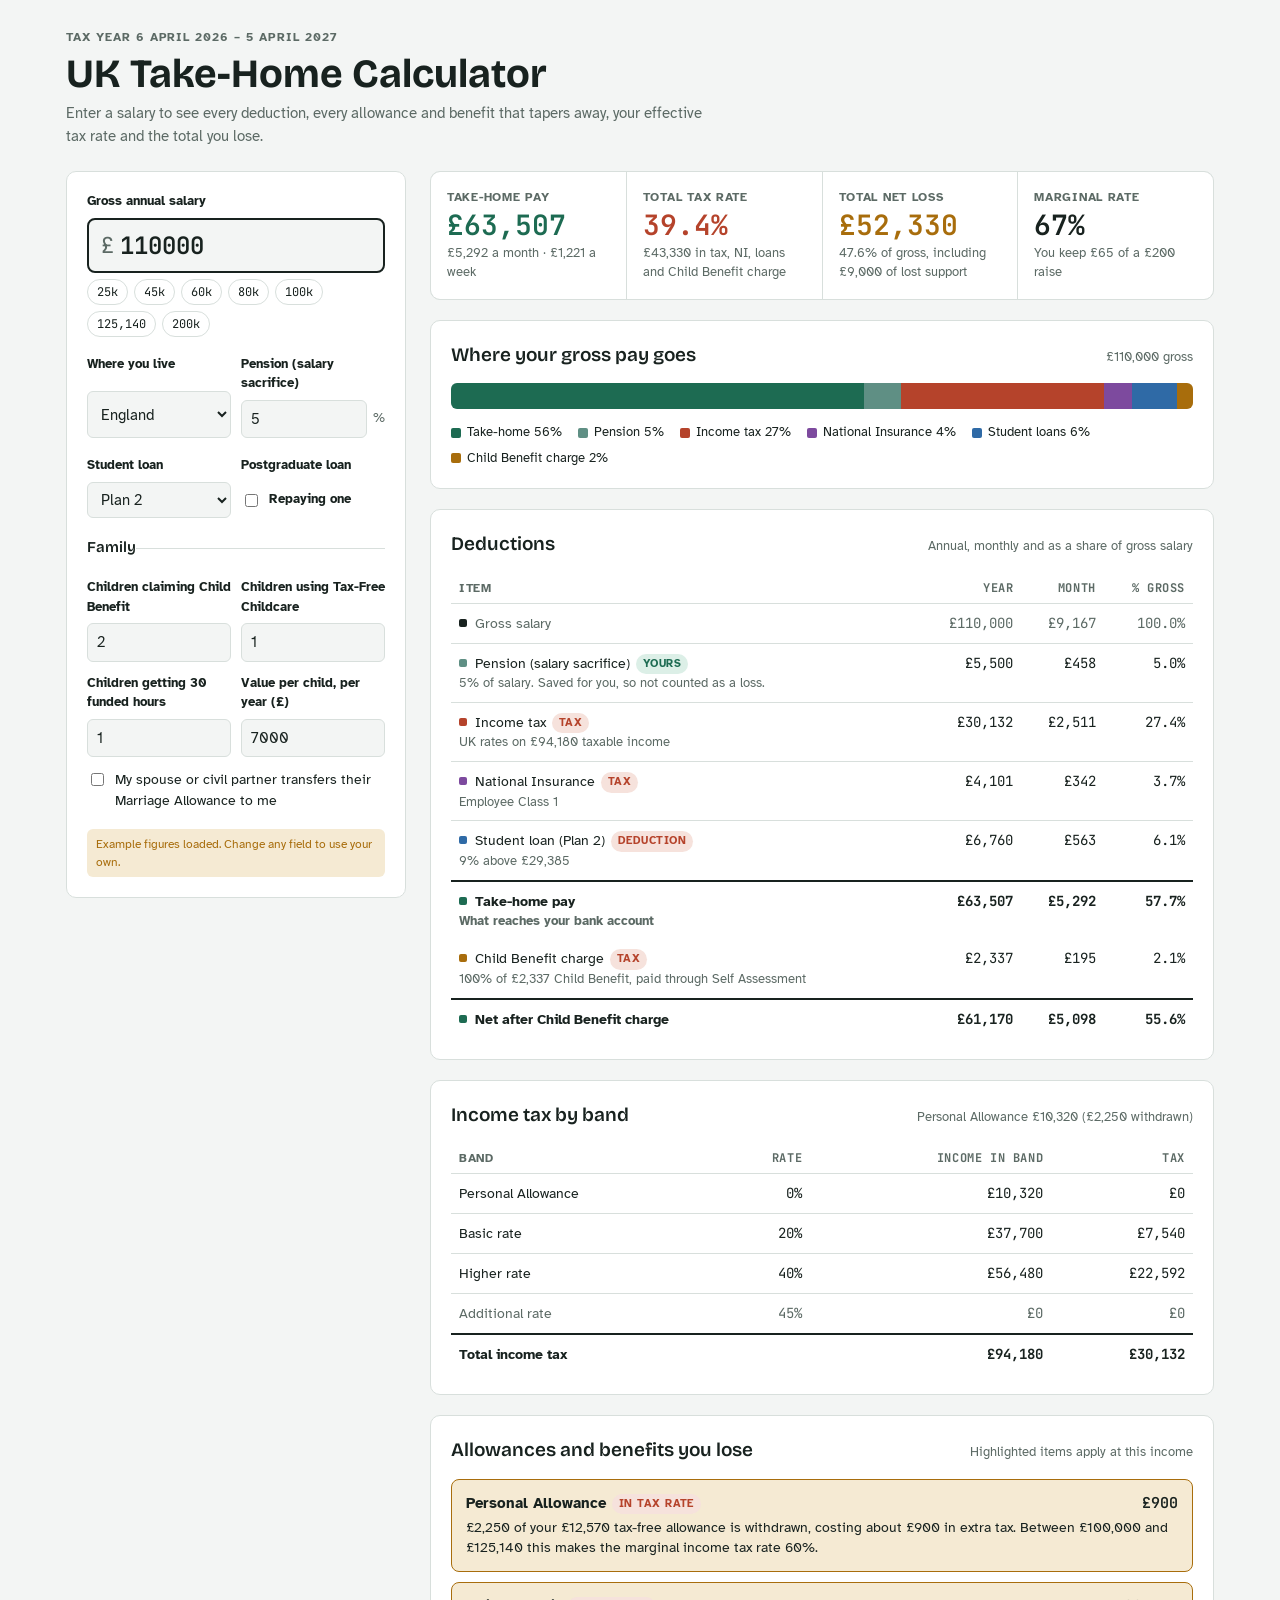
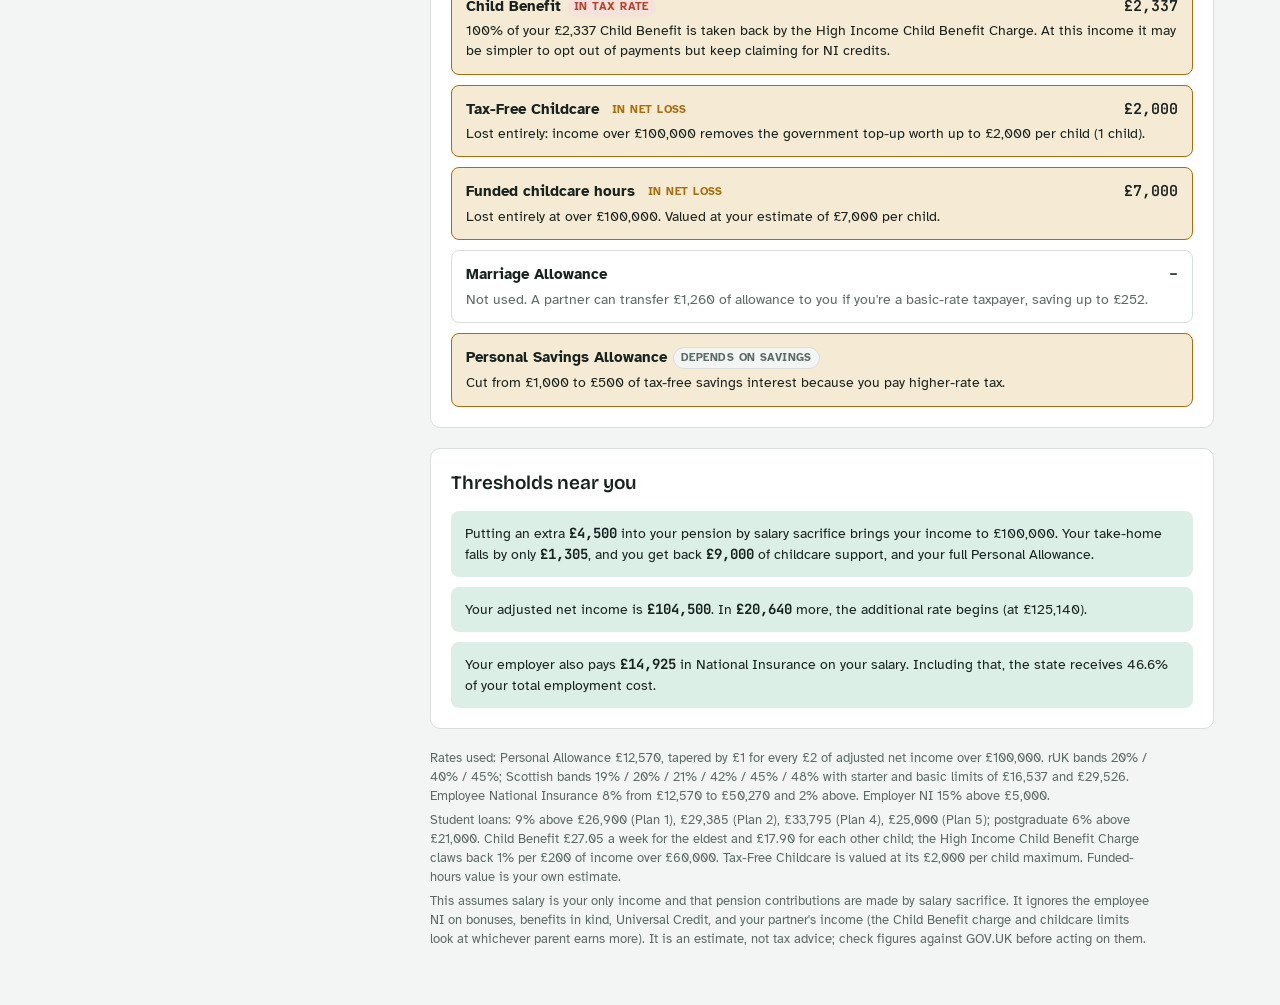
<file: index.html>
<!doctype html>
<html lang="en-GB">
<head>
<meta charset="utf-8">
<meta name="viewport" content="width=device-width, initial-scale=1, viewport-fit=cover">
<title>UK Take-Home Calculator</title>
<meta name="description" content="Free 2026/27 UK salary calculator: income tax by band, National Insurance, student loans, the Child Benefit charge, lost childcare support, your effective tax rate and total net loss.">
<meta property="og:title" content="UK Take-Home Calculator">
<meta property="og:description" content="See every deduction and every benefit you lose on a UK salary, with your total tax rate.">
<meta property="og:type" content="website">
<link rel="icon" href="data:image/svg+xml,%3Csvg xmlns='http://www.w3.org/2000/svg' viewBox='0 0 32 32'%3E%3Crect width='32' height='32' rx='7' fill='%231d6b52'/%3E%3Ctext x='16' y='23' font-size='20' text-anchor='middle' fill='white' font-family='Arial' font-weight='bold'%3E%C2%A3%3C/text%3E%3C/svg%3E">
<link rel="preconnect" href="https://fonts.googleapis.com">
<link rel="preconnect" href="https://fonts.gstatic.com" crossorigin>
<link rel="stylesheet" href="https://fonts.googleapis.com/css2?family=Bricolage+Grotesque:opsz,wght@12..96,500;12..96,700&family=Atkinson+Hyperlegible:wght@400;700&family=JetBrains+Mono:wght@400;600&display=swap">
<link rel="stylesheet" href="css/styles.css">
</head>
<body>
<div class="wrap">
  <header>
    <div class="eyebrow">Tax year 6 April 2026 – 5 April 2027</div>
    <h1>UK Take-Home Calculator</h1>
    <p>Enter a salary to see every deduction, every allowance and benefit that tapers away, your effective tax rate and the total you lose.</p>
  </header>

  <div class="grid">
    <form class="panel" id="form" autocomplete="off">
      <div class="field">
        <label for="salary">Gross annual salary</label>
        <div class="salary-box"><span>£</span><input id="salary" type="number" inputmode="numeric" min="0" step="1000" value="110000"></div>
        <div class="chips" id="presets">
          <button type="button" data-v="25000">25k</button>
          <button type="button" data-v="45000">45k</button>
          <button type="button" data-v="60000">60k</button>
          <button type="button" data-v="80000">80k</button>
          <button type="button" data-v="100000">100k</button>
          <button type="button" data-v="125140">125,140</button>
          <button type="button" data-v="200000">200k</button>
        </div>
      </div>

      <div class="row2">
        <div class="field">
          <label for="region">Where you live</label>
          <select id="region">
            <option value="eng">England</option>
            <option value="wal">Wales</option>
            <option value="ni">Northern Ireland</option>
            <option value="sco">Scotland</option>
          </select>
        </div>
        <div class="field">
          <label for="pension">Pension (salary sacrifice)</label>
          <div style="display:flex;align-items:center;gap:6px"><input id="pension" type="number" min="0" max="100" step="1" value="5"><span class="hint">%</span></div>
        </div>
      </div>

      <div class="row2">
        <div class="field">
          <label for="loan">Student loan</label>
          <select id="loan">
            <option value="none">None</option>
            <option value="p1">Plan 1</option>
            <option value="p2" selected>Plan 2</option>
            <option value="p4">Plan 4 (Scotland)</option>
            <option value="p5">Plan 5</option>
          </select>
        </div>
        <div class="field">
          <span class="legend">Postgraduate loan</span>
          <label class="check" for="pgl"><input id="pgl" type="checkbox"> Repaying one</label>
        </div>
      </div>

      <fieldset>
        <legend>Family</legend>
        <div class="row2">
          <div class="field">
            <label for="kids">Children claiming Child Benefit</label>
            <input id="kids" type="number" min="0" max="12" step="1" value="2">
          </div>
          <div class="field">
            <label for="tfc">Children using Tax-Free Childcare</label>
            <input id="tfc" type="number" min="0" max="12" step="1" value="1">
          </div>
        </div>
        <div class="row2">
          <div class="field">
            <label for="hours">Children getting 30 funded hours</label>
            <input id="hours" type="number" min="0" max="12" step="1" value="1">
          </div>
          <div class="field">
            <label for="hoursVal">Value per child, per year (£)</label>
            <input id="hoursVal" type="number" min="0" step="100" value="7000">
          </div>
        </div>
        <label class="check" for="marriage"><input id="marriage" type="checkbox"> My spouse or civil partner transfers their Marriage Allowance to me</label>
      </fieldset>

      <div class="example-tag" id="exampleTag">Example figures loaded. Change any field to use your own.</div>
    </form>

    <section class="results" aria-live="polite">
      <div class="headline">
        <div class="stat keep"><span class="k">Take-home pay</span><span class="v" id="hTake">–</span><span class="s" id="hTakeM">–</span></div>
        <div class="stat taxrate"><span class="k">Total tax rate</span><span class="v" id="hRate">–</span><span class="s" id="hRateS">–</span></div>
        <div class="stat loss"><span class="k">Total net loss</span><span class="v" id="hLoss">–</span><span class="s" id="hLossS">–</span></div>
        <div class="stat"><span class="k">Marginal rate</span><span class="v" id="hMarg">–</span><span class="s" id="hMargS">–</span></div>
      </div>

      <div class="card">
        <div class="card-head"><h2>Where your gross pay goes</h2><p class="hint" id="barCaption"></p></div>
        <div class="bar" id="bar" role="img" aria-label="Breakdown of gross pay"></div>
        <div class="legend-row" id="barLegend"></div>
      </div>

      <div class="card">
        <div class="card-head"><h2>Deductions</h2><p class="hint">Annual, monthly and as a share of gross salary</p></div>
        <div class="table-scroll">
          <table>
            <thead><tr><th>Item</th><th class="n">Year</th><th class="n">Month</th><th class="n">% gross</th></tr></thead>
            <tbody id="dedBody"></tbody>
          </table>
        </div>
      </div>

      <div class="card">
        <div class="card-head"><h2>Income tax by band</h2><p class="hint" id="bandCaption"></p></div>
        <div class="table-scroll">
          <table>
            <thead><tr><th>Band</th><th class="n">Rate</th><th class="n">Income in band</th><th class="n">Tax</th></tr></thead>
            <tbody id="bandBody"></tbody>
          </table>
        </div>
      </div>

      <div class="card">
        <div class="card-head"><h2>Allowances and benefits you lose</h2><p class="hint">Highlighted items apply at this income</p></div>
        <div class="losses" id="losses"></div>
      </div>

      <div class="card" id="tipsCard">
        <h2>Thresholds near you</h2>
        <div class="tips" id="tips"></div>
      </div>

      <div class="notes">
        <p>Rates used: Personal Allowance £12,570, tapered by £1 for every £2 of adjusted net income over £100,000. rUK bands 20% / 40% / 45%; Scottish bands 19% / 20% / 21% / 42% / 45% / 48% with starter and basic limits of £16,537 and £29,526. Employee National Insurance 8% from £12,570 to £50,270 and 2% above. Employer NI 15% above £5,000.</p>
        <p>Student loans: 9% above £26,900 (Plan 1), £29,385 (Plan 2), £33,795 (Plan 4), £25,000 (Plan 5); postgraduate 6% above £21,000. Child Benefit £27.05 a week for the eldest and £17.90 for each other child; the High Income Child Benefit Charge claws back 1% per £200 of income over £60,000. Tax-Free Childcare is valued at its £2,000 per child maximum. Funded-hours value is your own estimate.</p>
        <p>This assumes salary is your only income and that pension contributions are made by salary sacrifice. It ignores the employee NI on bonuses, benefits in kind, Universal Credit, and your partner's income (the Child Benefit charge and childcare limits look at whichever parent earns more). It is an estimate, not tax advice; check figures against GOV.UK before acting on them.</p>
      </div>
    </section>
  </div>
</div>

<script src="js/rates.js"></script>
<script src="js/calculator.js"></script>
<script src="js/app.js"></script>
</body>
</html>
</file>
<file: css/styles.css>
/* Base reset */
:root { padding-top: env(safe-area-inset-top, 0px); padding-bottom: env(safe-area-inset-bottom, 0px); }
html { -webkit-text-size-adjust: 100%; }
body { margin: 0; }
img { max-width: 100%; }
[hidden] { display: none !important; }

/* Layout: payslip-style ledger. Inputs on the left (sticky on desktop), results ledger on the right; stacks on phones. */
:root {
  --bg: #f3f5f4;
  --surface: #ffffff;
  --ink: #18221f;
  --muted: #5c6a65;
  --rule: #d8dfdc;
  --accent: #1d6b52;      /* take-home / what you keep */
  --accent-soft: #dcefe7;
  --tax: #b5432b;         /* deductions */
  --tax-soft: #f6e2dc;
  --lost: #a86d0c;        /* benefits lost */
  --lost-soft: #f5ead3;
  --ni: #7d4a9e;
  --loan: #2f6aa6;
  --pension: #5f8f84;
  --font-display: "Bricolage Grotesque", "Segoe UI", system-ui, sans-serif;
  --font-body: "Atkinson Hyperlegible", "Segoe UI", system-ui, sans-serif;
  --font-mono: "JetBrains Mono", ui-monospace, "SFMono-Regular", Menlo, monospace;
}
@media (prefers-color-scheme: dark) {
  :root:not([data-theme="light"]) {
    --bg: #111715; --surface: #18201e; --ink: #e6ece9; --muted: #98a6a1; --rule: #2b3532;
    --accent: #5cc49d; --accent-soft: #183229; --tax: #ef8a70; --tax-soft: #3a2420;
    --lost: #e2ad4f; --lost-soft: #352a15; --ni: #b98ddb; --loan: #7fb1e6; --pension: #8bbcb0;
    color-scheme: dark;
  }
}
:root[data-theme="dark"] {
  --bg: #111715; --surface: #18201e; --ink: #e6ece9; --muted: #98a6a1; --rule: #2b3532;
  --accent: #5cc49d; --accent-soft: #183229; --tax: #ef8a70; --tax-soft: #3a2420;
  --lost: #e2ad4f; --lost-soft: #352a15; --ni: #b98ddb; --loan: #7fb1e6; --pension: #8bbcb0;
  color-scheme: dark;
}
* { box-sizing: border-box; }
body {
  background: var(--bg); color: var(--ink);
  font-family: var(--font-body); font-size: 15px; line-height: 1.5;
}
.wrap {
  max-width: 1180px; margin: 0 auto;
  padding-left: max(16px, env(safe-area-inset-left, 0px));
  padding-right: max(16px, env(safe-area-inset-right, 0px));
  padding-block: 28px 56px;
}
header { display: grid; gap: 6px; margin-bottom: 24px; }
.eyebrow { font-size: 12px; letter-spacing: .08em; text-transform: uppercase; color: var(--muted); font-weight: 700; }
h1 { font-family: var(--font-display); font-weight: 700; font-size: clamp(28px, 4vw, 40px); line-height: 1.1; margin: 0; text-wrap: balance; }
header p { margin: 0; color: var(--muted); max-width: 64ch; }
h2 { font-family: var(--font-display); font-weight: 600; font-size: 19px; margin: 0; text-wrap: balance; }
.grid { display: grid; grid-template-columns: 340px minmax(0, 1fr); gap: 24px; align-items: start; }
@media (max-width: 860px) { .grid { grid-template-columns: minmax(0, 1fr); } }

/* Inputs */
form.panel { position: sticky; top: calc(env(safe-area-inset-top, 0px) + 16px); }
@media (max-width: 860px) { form.panel { position: static; } }
.panel { background: var(--surface); border: 1px solid var(--rule); border-radius: 10px; padding: 20px; display: grid; gap: 18px; }
.field { display: grid; gap: 6px; }
.field label, .legend { font-weight: 700; font-size: 13px; }
.hint { font-size: 12.5px; color: var(--muted); }
.salary-box { display: flex; align-items: center; border: 2px solid var(--ink); border-radius: 8px; background: var(--bg); }
.salary-box span { font-family: var(--font-mono); font-size: 22px; padding-left: 12px; color: var(--muted); }
#salary { font-family: var(--font-mono); font-size: 24px; font-weight: 600; border: 0; background: transparent; color: var(--ink); padding: 10px 12px 10px 6px; width: 100%; min-width: 0; }
#salary:focus { outline: none; }
.salary-box:focus-within { box-shadow: 0 0 0 3px var(--accent-soft); border-color: var(--accent); }
.chips { display: flex; flex-wrap: wrap; gap: 6px; }
.chips button { font-family: var(--font-mono); font-size: 12px; border: 1px solid var(--rule); background: transparent; color: var(--ink); padding: 4px 9px; border-radius: 99px; cursor: pointer; }
.chips button:hover { border-color: var(--accent); color: var(--accent); }
select, input[type="number"]:not(#salary) {
  font: inherit; color: var(--ink); background: var(--bg); border: 1px solid var(--rule); border-radius: 6px; padding: 7px 9px; width: 100%;
}
:focus-visible { outline: 2px solid var(--accent); outline-offset: 2px; }
.row2 { display: grid; grid-template-columns: 1fr 1fr; gap: 10px; }
.row2 > * { min-width: 0; }
.check { display: flex; gap: 8px; align-items: flex-start; font-size: 14px; }
.check input { margin-top: 4px; accent-color: var(--accent); }
fieldset { border: 0; border-top: 1px solid var(--rule); padding: 16px 0 0; margin: 0; display: grid; gap: 12px; }
fieldset legend { padding: 0 0 4px; font-family: var(--font-display); font-size: 15px; font-weight: 600; }
.example-tag { font-size: 12px; color: var(--lost); background: var(--lost-soft); border-radius: 6px; padding: 6px 9px; }

/* Results */
.results { display: grid; gap: 20px; min-width: 0; }
.headline { display: grid; grid-template-columns: repeat(4, minmax(0, 1fr)); gap: 1px; background: var(--rule); border: 1px solid var(--rule); border-radius: 10px; overflow: hidden; }
@media (max-width: 1040px) { .headline { grid-template-columns: repeat(2, minmax(0, 1fr)); } }
.stat { background: var(--surface); padding: 16px; display: grid; gap: 2px; align-content: start; }
.stat .k { font-size: 12px; letter-spacing: .06em; text-transform: uppercase; color: var(--muted); font-weight: 700; }
.stat .v { font-family: var(--font-mono); font-size: clamp(22px, 2.6vw, 28px); font-weight: 600; font-variant-numeric: tabular-nums; line-height: 1.2; }
.stat .s { font-size: 13px; color: var(--muted); }
.stat.keep .v { color: var(--accent); }
.stat.taxrate .v { color: var(--tax); }
.stat.loss .v { color: var(--lost); }

.card { background: var(--surface); border: 1px solid var(--rule); border-radius: 10px; padding: 20px; display: grid; gap: 14px; min-width: 0; }
.card-head { display: flex; justify-content: space-between; align-items: baseline; gap: 12px; flex-wrap: wrap; }
.card-head .hint { margin: 0; }

.bar { display: flex; height: 26px; border-radius: 6px; overflow: hidden; background: var(--bg); }
.bar div { height: 100%; transition: width .25s ease; }
@media (prefers-reduced-motion: reduce) { .bar div { transition: none; } }
.legend-row { display: flex; flex-wrap: wrap; gap: 6px 16px; font-size: 13px; }
.legend-row span { display: inline-flex; align-items: center; gap: 6px; }
.legend-row i { width: 10px; height: 10px; border-radius: 2px; display: inline-block; }

.table-scroll { overflow-x: auto; }
table { width: 100%; border-collapse: collapse; font-size: 14px; }
th { text-align: left; font-size: 12px; letter-spacing: .05em; text-transform: uppercase; color: var(--muted); font-weight: 700; padding: 6px 8px; border-bottom: 1px solid var(--rule); white-space: nowrap; }
td { padding: 9px 8px; border-bottom: 1px solid var(--rule); vertical-align: top; }
td.n, th.n { text-align: right; font-family: var(--font-mono); font-variant-numeric: tabular-nums; white-space: nowrap; }
tr.total td { border-bottom: 0; border-top: 2px solid var(--ink); font-weight: 700; }
tr.muted td { color: var(--muted); }
.sw { display: inline-block; width: 8px; height: 8px; border-radius: 2px; margin-right: 8px; vertical-align: 1px; }
.sub { display: block; font-size: 12.5px; color: var(--muted); }
.pill { display: inline-block; font-size: 11px; font-weight: 700; letter-spacing: .04em; text-transform: uppercase; padding: 2px 7px; border-radius: 99px; margin-left: 6px; vertical-align: 1px; white-space: nowrap; }
.pill.tax { background: var(--tax-soft); color: var(--tax); }
.pill.lost { background: var(--lost-soft); color: var(--lost); }
.pill.ok { background: var(--accent-soft); color: var(--accent); }
.pill.info { background: var(--bg); color: var(--muted); border: 1px solid var(--rule); }

.losses { display: grid; gap: 10px; }
.loss-item { display: grid; grid-template-columns: minmax(0, 1fr) auto; gap: 4px 16px; padding: 12px 14px; border: 1px solid var(--rule); border-radius: 8px; }
.loss-item.hit { border-color: var(--lost); background: var(--lost-soft); }
.loss-item .t { font-weight: 700; }
.loss-item .d { grid-column: 1 / -1; font-size: 13.5px; color: var(--muted); }
.loss-item.hit .d { color: var(--ink); }
.loss-item .n { font-family: var(--font-mono); font-weight: 600; text-align: right; font-variant-numeric: tabular-nums; }

.tips { display: grid; gap: 10px; }
.tip { padding: 12px 14px; border-radius: 8px; background: var(--accent-soft); font-size: 14px; }
.tip strong { font-family: var(--font-mono); }
.notes { font-size: 12.5px; color: var(--muted); display: grid; gap: 6px; }
.notes p { margin: 0; max-width: 90ch; }
</file>
